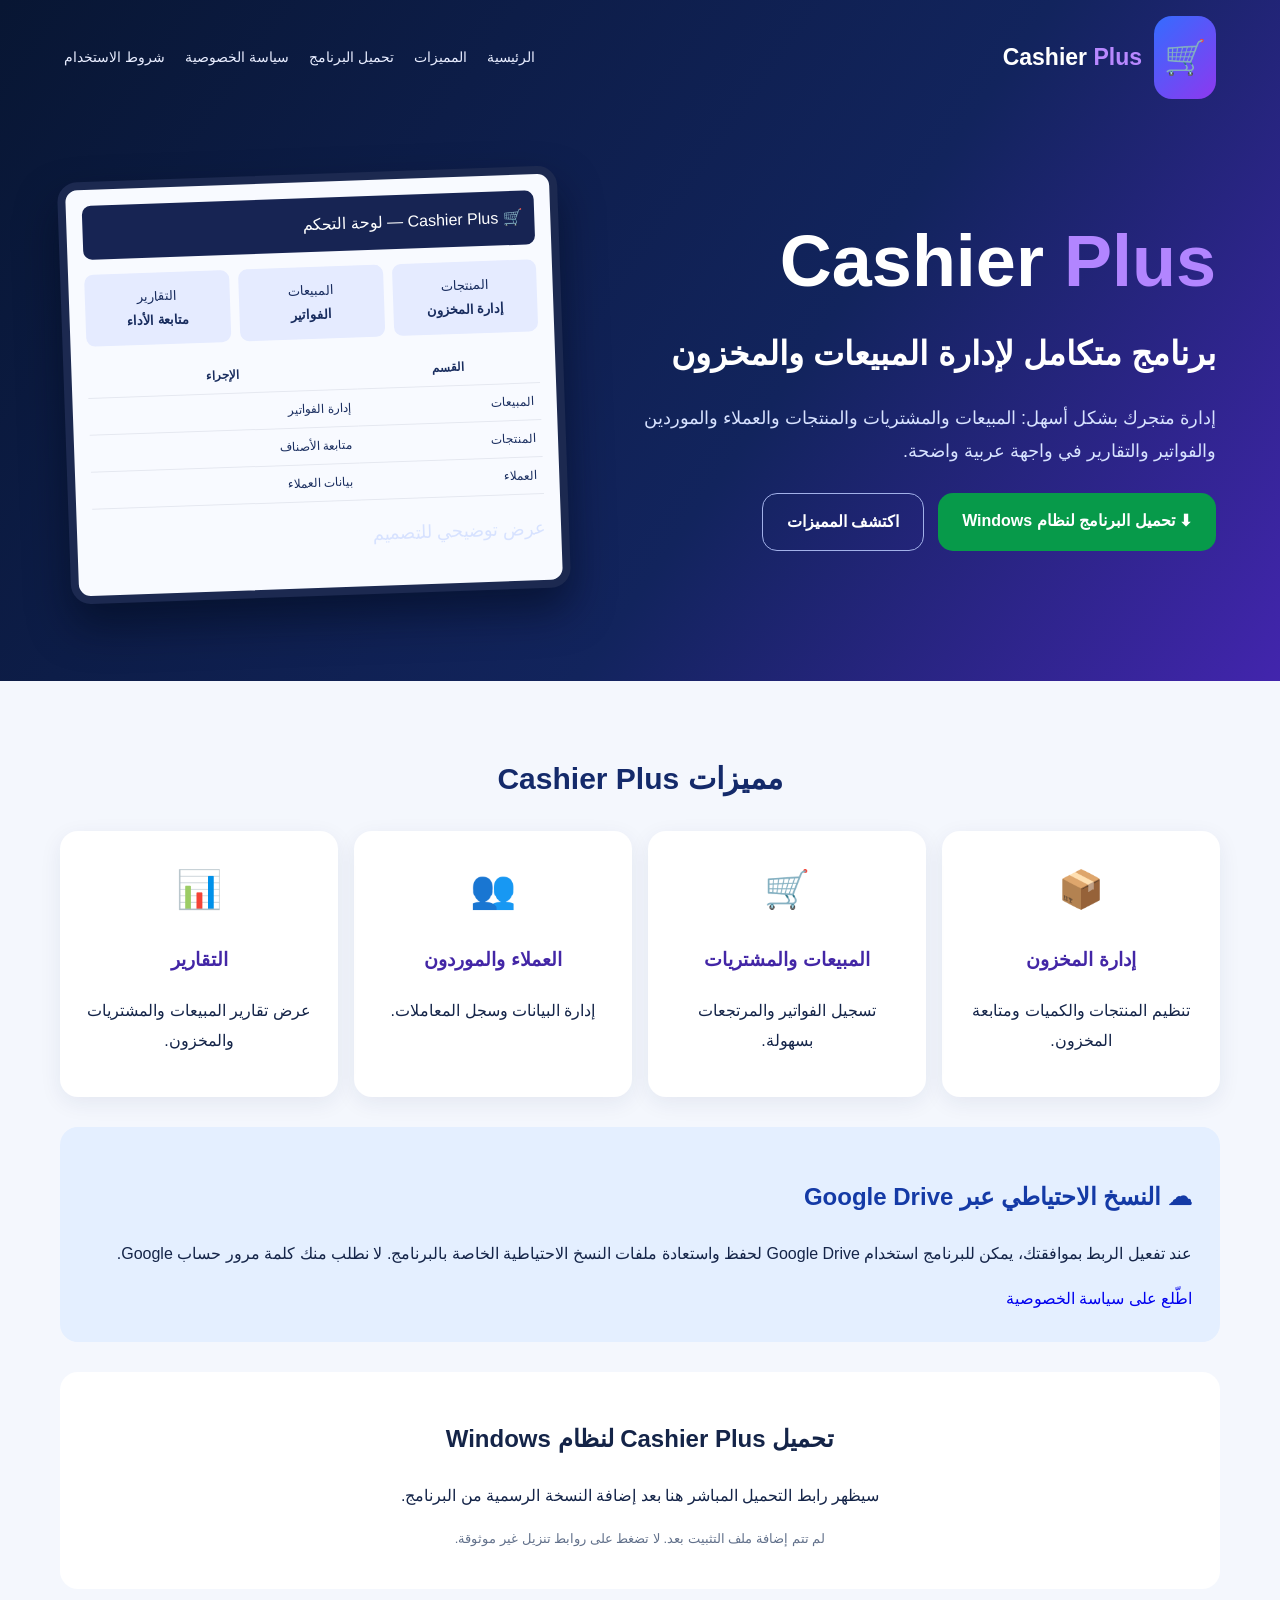
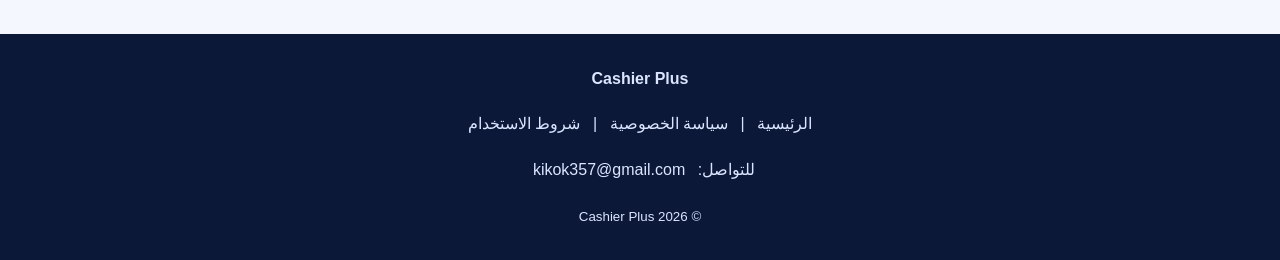
<file: index.html>
<!doctype html><html lang="ar" dir="rtl"><head><meta charset="utf-8"><meta name="viewport" content="width=device-width,initial-scale=1"><meta name="description" content="Cashier Plus برنامج عربي لإدارة المبيعات والمشتريات والمخزون والعملاء والتقارير على Windows"><title>Cashier Plus | إدارة المبيعات والمخزون</title><link rel="stylesheet" href="style.css"></head><body><header><nav class="nav"><a class="brand" href="index.html"><span class="mark" aria-hidden="true">🛒</span><span>Cashier <span style="color:#b888ff">Plus</span></span></a><div class="links"><a href="index.html">الرئيسية</a><a href="#features">المميزات</a><a href="#download">تحميل البرنامج</a><a href="privacy.html">سياسة الخصوصية</a><a href="terms.html">شروط الاستخدام</a></div></nav><section class="hero"><div><h1>Cashier <span>Plus</span></h1><h2>برنامج متكامل لإدارة المبيعات والمخزون</h2><p>إدارة متجرك بشكل أسهل: المبيعات والمشتريات والمنتجات والعملاء والموردين والفواتير والتقارير في واجهة عربية واضحة.</p><div class="buttons"><a class="btn green" href="#download">⬇ تحميل البرنامج لنظام Windows</a><a class="btn ghost" href="#features">اكتشف المميزات</a></div></div><div class="preview" aria-label="عرض توضيحي للوحة التحكم، وليس لقطة فعلية من البرنامج"><div class="top">🛒 Cashier Plus — لوحة التحكم</div><div class="stats"><div>المنتجات<br><b>إدارة المخزون</b></div><div>المبيعات<br><b>الفواتير</b></div><div>التقارير<br><b>متابعة الأداء</b></div></div><table><tr><th>القسم</th><th>الإجراء</th></tr><tr><td>المبيعات</td><td>إدارة الفواتير</td></tr><tr><td>المنتجات</td><td>متابعة الأصناف</td></tr><tr><td>العملاء</td><td>بيانات العملاء</td></tr></table><p class="notice">عرض توضيحي للتصميم</p></div></section></header><main><h2 class="section-title" id="features">مميزات Cashier Plus</h2><div class="features"><article class="feature"><div class="emoji">📦</div><h3>إدارة المخزون</h3><p>تنظيم المنتجات والكميات ومتابعة المخزون.</p></article><article class="feature"><div class="emoji">🛒</div><h3>المبيعات والمشتريات</h3><p>تسجيل الفواتير والمرتجعات بسهولة.</p></article><article class="feature"><div class="emoji">👥</div><h3>العملاء والموردون</h3><p>إدارة البيانات وسجل المعاملات.</p></article><article class="feature"><div class="emoji">📊</div><h3>التقارير</h3><p>عرض تقارير المبيعات والمشتريات والمخزون.</p></article></div><section class="backup"><h2>☁ النسخ الاحتياطي عبر Google Drive</h2><p>عند تفعيل الربط بموافقتك، يمكن للبرنامج استخدام Google Drive لحفظ واستعادة ملفات النسخ الاحتياطية الخاصة بالبرنامج. لا نطلب منك كلمة مرور حساب Google.</p><a href="privacy.html">اطّلع على سياسة الخصوصية</a></section><section class="download" id="download"><h2>تحميل Cashier Plus لنظام Windows</h2><p>سيظهر رابط التحميل المباشر هنا بعد إضافة النسخة الرسمية من البرنامج.</p><p class="notice">لم تتم إضافة ملف التثبيت بعد. لا تضغط على روابط تنزيل غير موثوقة.</p><!-- عند توفر رابط تنزيل رسمي، استبدل هذا التعليق بزر تحميل يشير إلى ملف التثبيت --></section></main><footer><strong>Cashier Plus</strong><p><a href="index.html">الرئيسية</a> | <a href="privacy.html">سياسة الخصوصية</a> | <a href="terms.html">شروط الاستخدام</a></p><p>للتواصل: <a href="mailto:kikok357@gmail.com">kikok357@gmail.com</a></p><small>© 2026 Cashier Plus</small></footer></body></html>
</file>
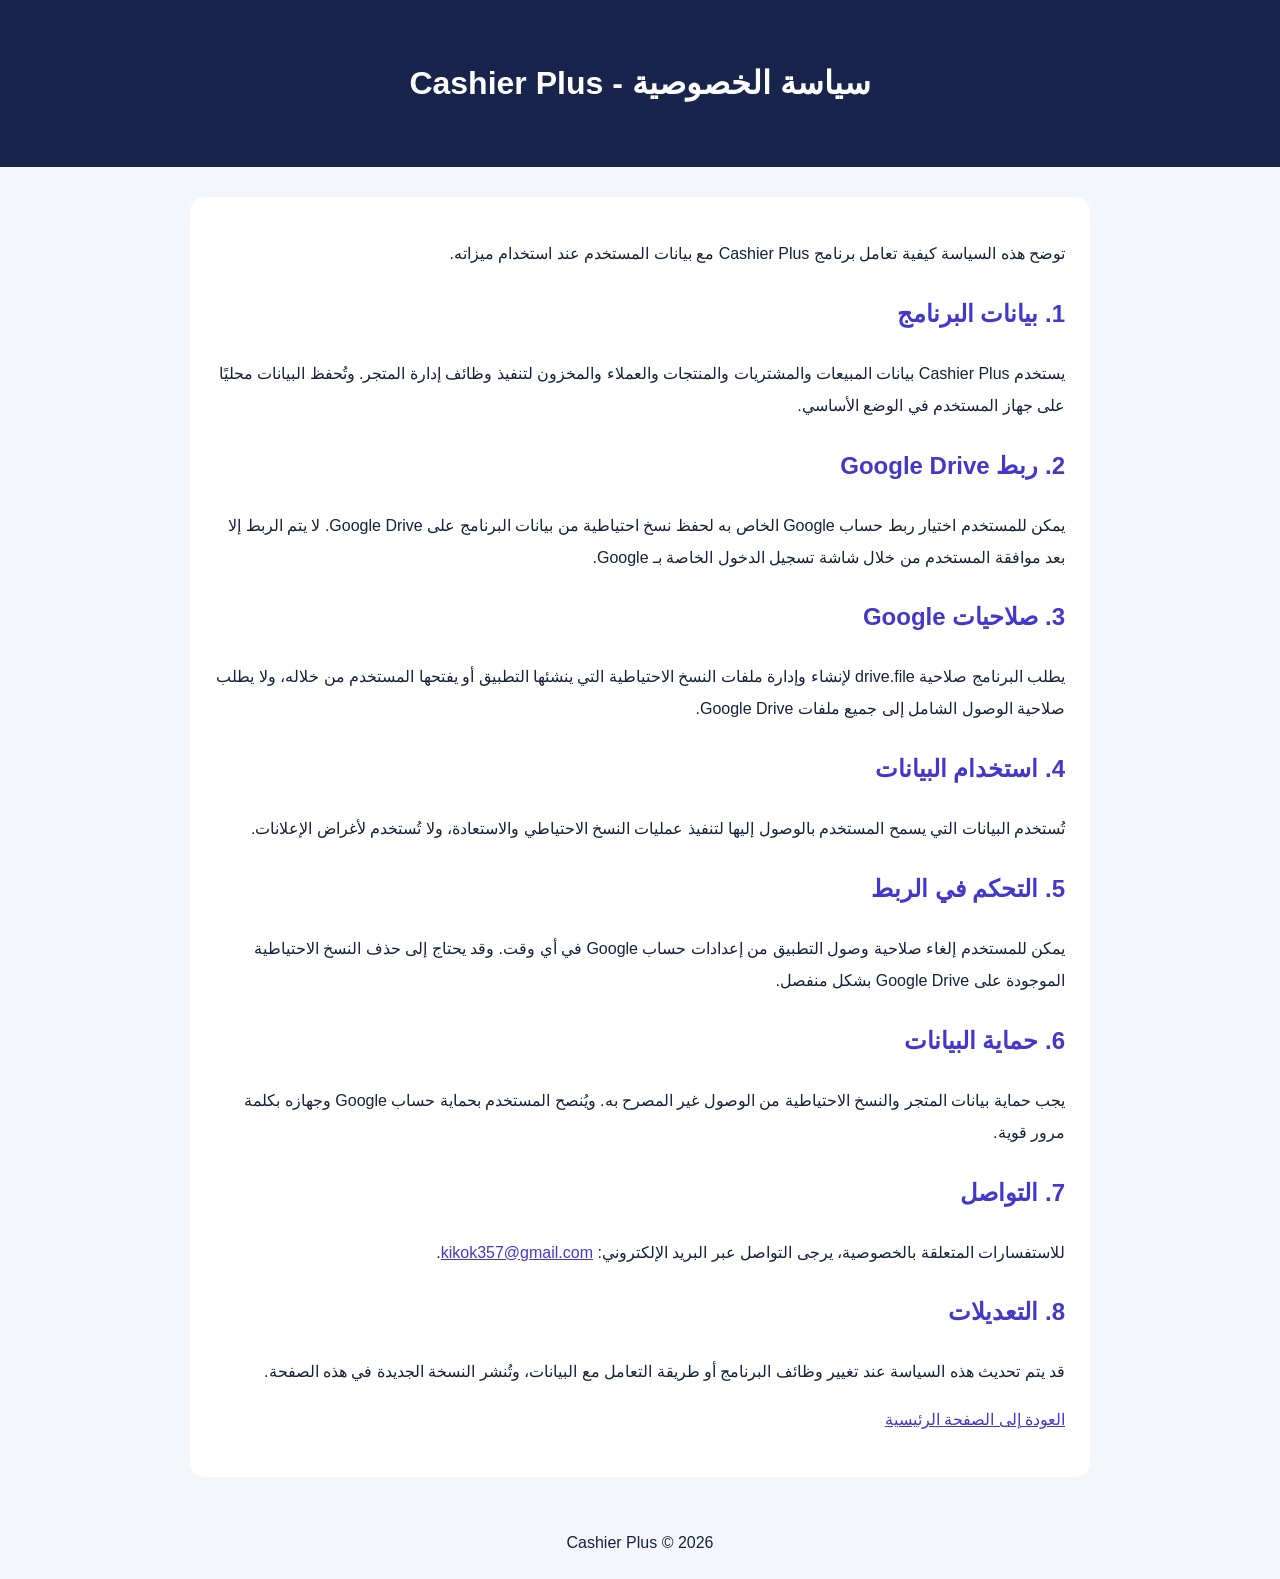
<file: .privacy.html>
<!DOCTYPE html>
<html lang="ar" dir="rtl">
<head>
<meta charset="UTF-8">
<meta name="viewport" content="width=device-width, initial-scale=1">
<title>سياسة الخصوصية | Cashier Plus</title>
<style>
body{margin:0;background:#f4f6fc;color:#17213b;font-family:Tahoma,Arial,sans-serif;line-height:2}
header{background:#18244b;color:white;padding:30px;text-align:center}
main{max-width:850px;margin:30px auto;padding:25px;background:white;border-radius:15px}
h2{color:#4338ca}
a{color:#4338ca}
footer{text-align:center;padding:20px}
</style>
</head>
<body>
<header><h1>سياسة الخصوصية - Cashier Plus</h1></header>
<main>
<p>توضح هذه السياسة كيفية تعامل برنامج Cashier Plus مع بيانات المستخدم عند استخدام ميزاته.</p>

<h2>1. بيانات البرنامج</h2>
<p>يستخدم Cashier Plus بيانات المبيعات والمشتريات والمنتجات والعملاء والمخزون لتنفيذ وظائف إدارة المتجر. وتُحفظ البيانات محليًا على جهاز المستخدم في الوضع الأساسي.</p>

<h2>2. ربط Google Drive</h2>
<p>يمكن للمستخدم اختيار ربط حساب Google الخاص به لحفظ نسخ احتياطية من بيانات البرنامج على Google Drive. لا يتم الربط إلا بعد موافقة المستخدم من خلال شاشة تسجيل الدخول الخاصة بـ Google.</p>

<h2>3. صلاحيات Google</h2>
<p>يطلب البرنامج صلاحية drive.file لإنشاء وإدارة ملفات النسخ الاحتياطية التي ينشئها التطبيق أو يفتحها المستخدم من خلاله، ولا يطلب صلاحية الوصول الشامل إلى جميع ملفات Google Drive.</p>

<h2>4. استخدام البيانات</h2>
<p>تُستخدم البيانات التي يسمح المستخدم بالوصول إليها لتنفيذ عمليات النسخ الاحتياطي والاستعادة، ولا تُستخدم لأغراض الإعلانات.</p>

<h2>5. التحكم في الربط</h2>
<p>يمكن للمستخدم إلغاء صلاحية وصول التطبيق من إعدادات حساب Google في أي وقت. وقد يحتاج إلى حذف النسخ الاحتياطية الموجودة على Google Drive بشكل منفصل.</p>

<h2>6. حماية البيانات</h2>
<p>يجب حماية بيانات المتجر والنسخ الاحتياطية من الوصول غير المصرح به. ويُنصح المستخدم بحماية حساب Google وجهازه بكلمة مرور قوية.</p>

<h2>7. التواصل</h2>
<p>للاستفسارات المتعلقة بالخصوصية، يرجى التواصل عبر البريد الإلكتروني:
<a href="mailto:kikok357@gmail.com">kikok357@gmail.com</a>.</p>

<h2>8. التعديلات</h2>
<p>قد يتم تحديث هذه السياسة عند تغيير وظائف البرنامج أو طريقة التعامل مع البيانات، وتُنشر النسخة الجديدة في هذه الصفحة.</p>

<p><a href="index.html">العودة إلى الصفحة الرئيسية</a></p>
</main>
<footer>Cashier Plus © 2026</footer>
</body>
</html>
</file>
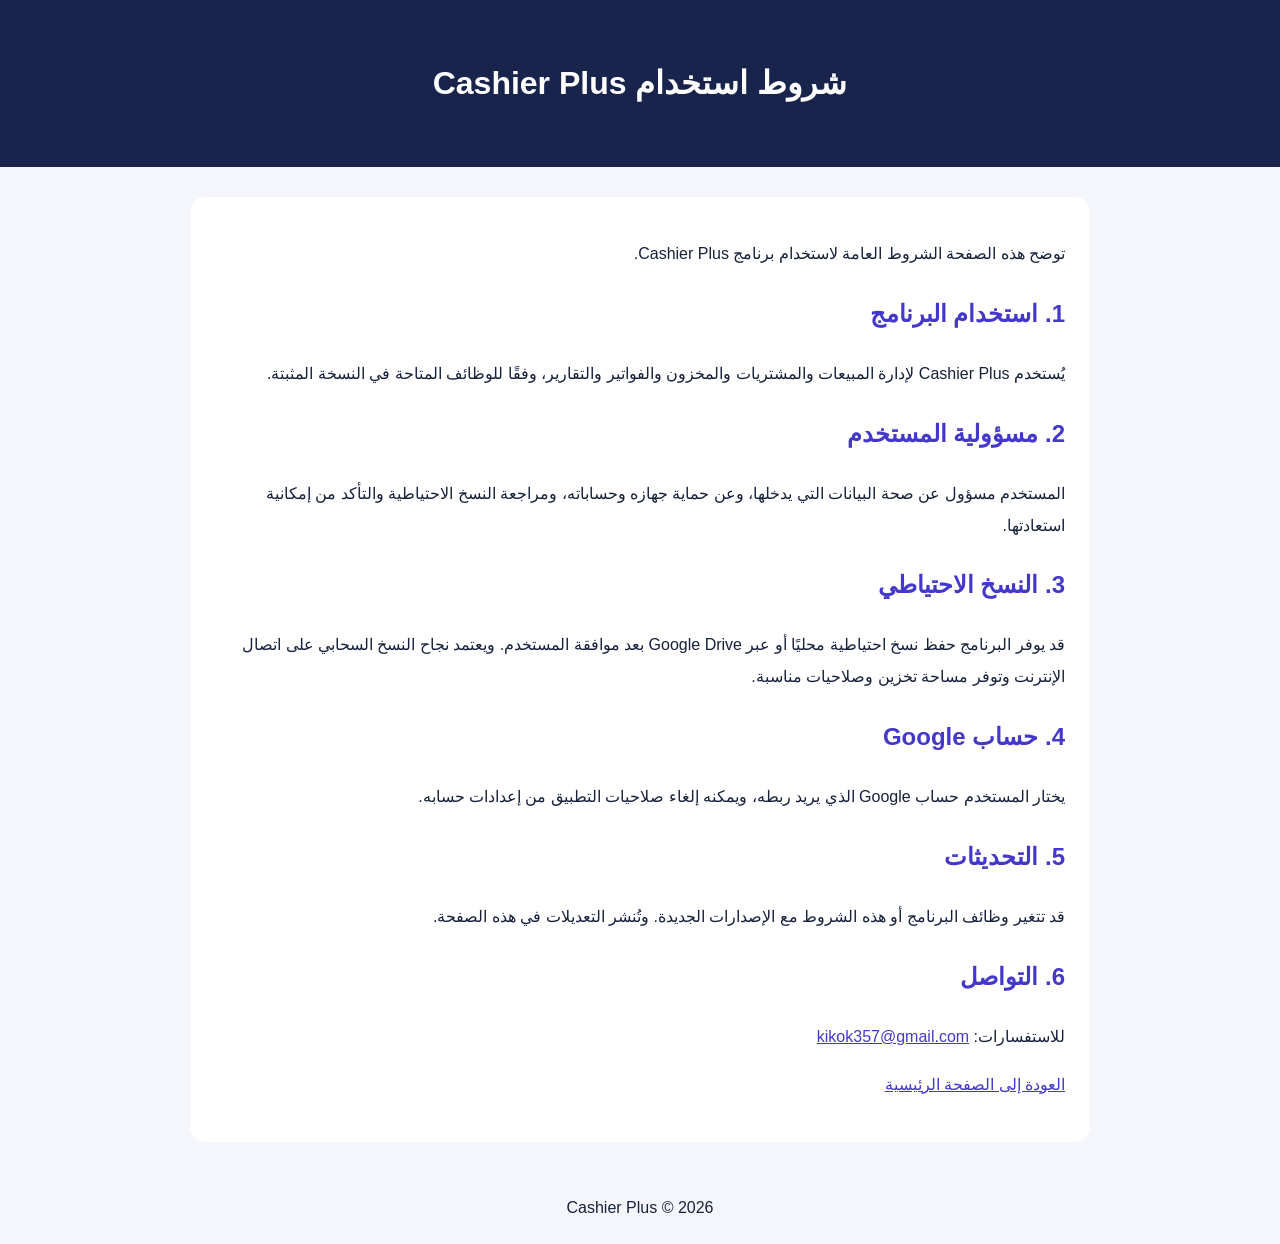
<file: .terma.html>
<!DOCTYPE html>
<html lang="ar" dir="rtl">
<head>
<meta charset="UTF-8">
<meta name="viewport" content="width=device-width, initial-scale=1">
<title>شروط الاستخدام | Cashier Plus</title>
<style>
body{margin:0;background:#f4f6fc;color:#17213b;font-family:Tahoma,Arial,sans-serif;line-height:2}
header{background:#18244b;color:white;padding:30px;text-align:center}
main{max-width:850px;margin:30px auto;padding:25px;background:white;border-radius:15px}
h2{color:#4338ca}
a{color:#4338ca}
footer{text-align:center;padding:20px}
</style>
</head>
<body>
<header><h1>شروط استخدام Cashier Plus</h1></header>
<main>
<p>توضح هذه الصفحة الشروط العامة لاستخدام برنامج Cashier Plus.</p>

<h2>1. استخدام البرنامج</h2>
<p>يُستخدم Cashier Plus لإدارة المبيعات والمشتريات والمخزون والفواتير والتقارير، وفقًا للوظائف المتاحة في النسخة المثبتة.</p>

<h2>2. مسؤولية المستخدم</h2>
<p>المستخدم مسؤول عن صحة البيانات التي يدخلها، وعن حماية جهازه وحساباته، ومراجعة النسخ الاحتياطية والتأكد من إمكانية استعادتها.</p>

<h2>3. النسخ الاحتياطي</h2>
<p>قد يوفر البرنامج حفظ نسخ احتياطية محليًا أو عبر Google Drive بعد موافقة المستخدم. ويعتمد نجاح النسخ السحابي على اتصال الإنترنت وتوفر مساحة تخزين وصلاحيات مناسبة.</p>

<h2>4. حساب Google</h2>
<p>يختار المستخدم حساب Google الذي يريد ربطه، ويمكنه إلغاء صلاحيات التطبيق من إعدادات حسابه.</p>

<h2>5. التحديثات</h2>
<p>قد تتغير وظائف البرنامج أو هذه الشروط مع الإصدارات الجديدة. وتُنشر التعديلات في هذه الصفحة.</p>

<h2>6. التواصل</h2>
<p>للاستفسارات:
<a href="mailto:kikok357@gmail.com">kikok357@gmail.com</a></p>

<p><a href="index.html">العودة إلى الصفحة الرئيسية</a></p>
</main>
<footer>Cashier Plus © 2026</footer>
</body>
</html>
</file>
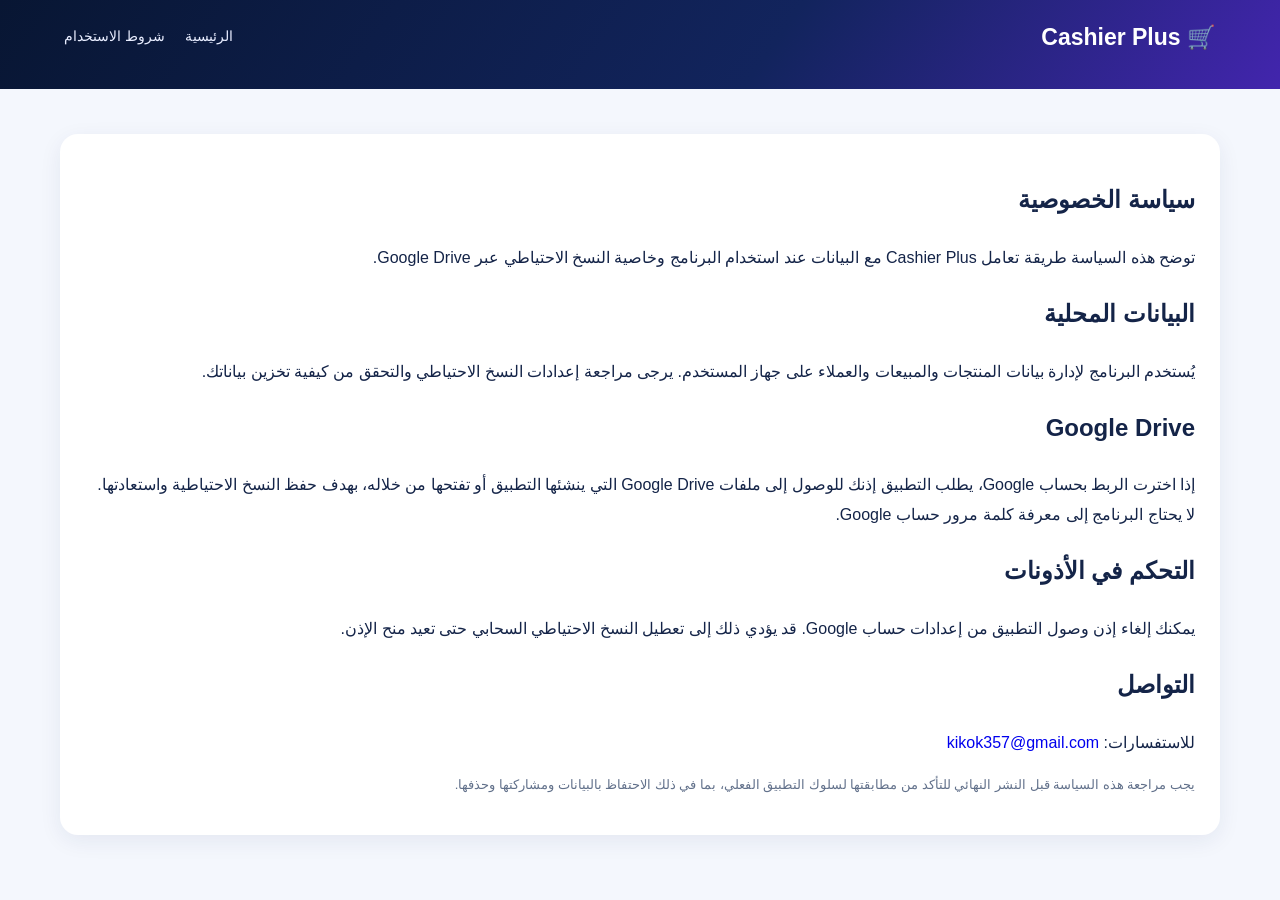
<file: privacy.html>
<!doctype html><html lang="ar" dir="rtl"><head><meta charset="utf-8"><meta name="viewport" content="width=device-width,initial-scale=1"><title>سياسة الخصوصية | Cashier Plus</title><link rel="stylesheet" href="style.css"></head><body><header style="padding-bottom:30px"><nav class="nav"><a class="brand" href="index.html">🛒 Cashier Plus</a><div class="links"><a href="index.html">الرئيسية</a><a href="terms.html">شروط الاستخدام</a></div></nav></header><main><article class="feature" style="text-align:right"><h1>سياسة الخصوصية</h1><p>توضح هذه السياسة طريقة تعامل Cashier Plus مع البيانات عند استخدام البرنامج وخاصية النسخ الاحتياطي عبر Google Drive.</p><h2>البيانات المحلية</h2><p>يُستخدم البرنامج لإدارة بيانات المنتجات والمبيعات والعملاء على جهاز المستخدم. يرجى مراجعة إعدادات النسخ الاحتياطي والتحقق من كيفية تخزين بياناتك.</p><h2>Google Drive</h2><p>إذا اخترت الربط بحساب Google، يطلب التطبيق إذنك للوصول إلى ملفات Google Drive التي ينشئها التطبيق أو تفتحها من خلاله، بهدف حفظ النسخ الاحتياطية واستعادتها. لا يحتاج البرنامج إلى معرفة كلمة مرور حساب Google.</p><h2>التحكم في الأذونات</h2><p>يمكنك إلغاء إذن وصول التطبيق من إعدادات حساب Google. قد يؤدي ذلك إلى تعطيل النسخ الاحتياطي السحابي حتى تعيد منح الإذن.</p><h2>التواصل</h2><p>للاستفسارات: <a href="mailto:kikok357@gmail.com">kikok357@gmail.com</a></p><p class="notice">يجب مراجعة هذه السياسة قبل النشر النهائي للتأكد من مطابقتها لسلوك التطبيق الفعلي، بما في ذلك الاحتفاظ بالبيانات ومشاركتها وحذفها.</p></article></main></body></html>
</file>
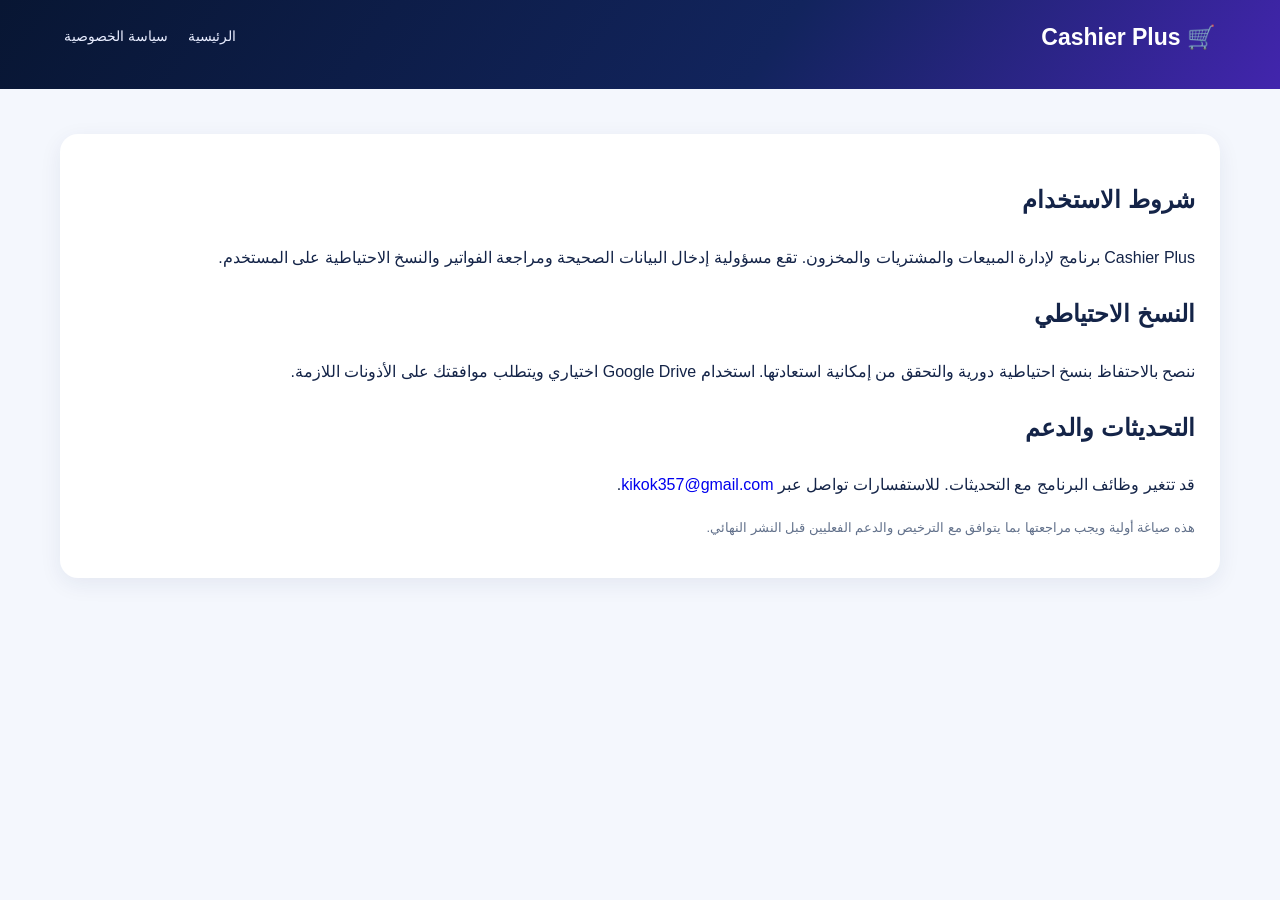
<file: terms.html>
<!doctype html><html lang="ar" dir="rtl"><head><meta charset="utf-8"><meta name="viewport" content="width=device-width,initial-scale=1"><title>شروط الاستخدام | Cashier Plus</title><link rel="stylesheet" href="style.css"></head><body><header style="padding-bottom:30px"><nav class="nav"><a class="brand" href="index.html">🛒 Cashier Plus</a><div class="links"><a href="index.html">الرئيسية</a><a href="privacy.html">سياسة الخصوصية</a></div></nav></header><main><article class="feature" style="text-align:right"><h1>شروط الاستخدام</h1><p>Cashier Plus برنامج لإدارة المبيعات والمشتريات والمخزون. تقع مسؤولية إدخال البيانات الصحيحة ومراجعة الفواتير والنسخ الاحتياطية على المستخدم.</p><h2>النسخ الاحتياطي</h2><p>ننصح بالاحتفاظ بنسخ احتياطية دورية والتحقق من إمكانية استعادتها. استخدام Google Drive اختياري ويتطلب موافقتك على الأذونات اللازمة.</p><h2>التحديثات والدعم</h2><p>قد تتغير وظائف البرنامج مع التحديثات. للاستفسارات تواصل عبر <a href="mailto:kikok357@gmail.com">kikok357@gmail.com</a>.</p><p class="notice">هذه صياغة أولية ويجب مراجعتها بما يتوافق مع الترخيص والدعم الفعليين قبل النشر النهائي.</p></article></main></body></html>
</file>
<file: style.css>
:root{--navy:#0a1637;--purple:#7140ed;--blue:#2457e8}*{box-sizing:border-box}html{scroll-behavior:smooth}body{margin:0;font-family:Tahoma,Arial,sans-serif;background:#f4f7fd;color:#142448;line-height:1.85}a{text-decoration:none}header{background:linear-gradient(125deg,#081633,#12245d 60%,#4225ad);color:white;padding:16px max(5%,calc((100% - 1200px)/2)) 85px}.nav{display:flex;justify-content:space-between;align-items:center;gap:20px;flex-wrap:wrap}.brand{font-size:23px;font-weight:800;color:#fff;display:flex;align-items:center;gap:12px}.mark{background:linear-gradient(135deg,#346cff,#8d38ef);border-radius:18px;padding:10px;font-size:34px}.links{display:flex;gap:20px;flex-wrap:wrap}.links a{color:#e8edff;font-size:14px}.hero{max-width:1200px;margin:75px auto 0;display:grid;grid-template-columns:1.1fr .9fr;align-items:center;gap:40px}.hero h1{font-size:clamp(42px,6vw,72px);margin:0;line-height:1.2;direction:ltr;text-align:right}.hero h1 span{color:#b285ff}.hero h2{font-size:clamp(23px,3vw,33px);margin:18px 0}.hero p{color:#d7e2ff;font-size:18px}.buttons{display:flex;gap:14px;flex-wrap:wrap;margin-top:25px}.btn{display:inline-block;padding:13px 24px;border-radius:15px;color:white;background:#6334df;font-weight:bold}.btn.green{background:#079a4a}.btn.ghost{border:1px solid #a2b1e9;background:transparent}.preview{border:8px solid #1c2950;background:#f8faff;border-radius:20px;padding:16px;box-shadow:0 22px 40px #02091a88;color:#182c5e;transform:rotate(-2deg)}.preview .top{background:#172453;color:white;padding:12px;border-radius:9px}.stats{display:grid;grid-template-columns:repeat(3,1fr);gap:9px;margin:15px 0}.stats div{background:#e5ebff;border-radius:9px;padding:12px;text-align:center;font-size:13px}.preview table{width:100%;font-size:12px;border-collapse:collapse}.preview td,.preview th{padding:7px;border-bottom:1px solid #e5e8f0}main{max-width:1200px;margin:auto;padding:45px 20px}.section-title{text-align:center;font-size:30px;color:#142a6a}.features{display:grid;grid-template-columns:repeat(4,1fr);gap:16px}.feature{background:#fff;border-radius:18px;padding:25px;box-shadow:0 6px 22px #172b5c13;text-align:center}.feature .emoji{font-size:37px}.feature h3{color:#4326a6}.backup{background:#e4efff;border-radius:18px;padding:28px;margin-top:30px}.backup h2{color:#143aa6}.download{background:#fff;border-radius:18px;padding:25px;margin-top:30px;text-align:center}footer{background:#0b1838;color:#dbe5ff;text-align:center;padding:30px 20px}footer a{color:#dbe5ff;margin:0 8px}.notice{font-size:13px;color:#62718b}@media(max-width:850px){.hero{grid-template-columns:1fr;margin-top:45px}.features{grid-template-columns:repeat(2,1fr)}.preview{transform:none}}@media(max-width:500px){.features{grid-template-columns:1fr}.stats{grid-template-columns:1fr}.links{gap:12px}.hero h1{text-align:center}}
</file>
